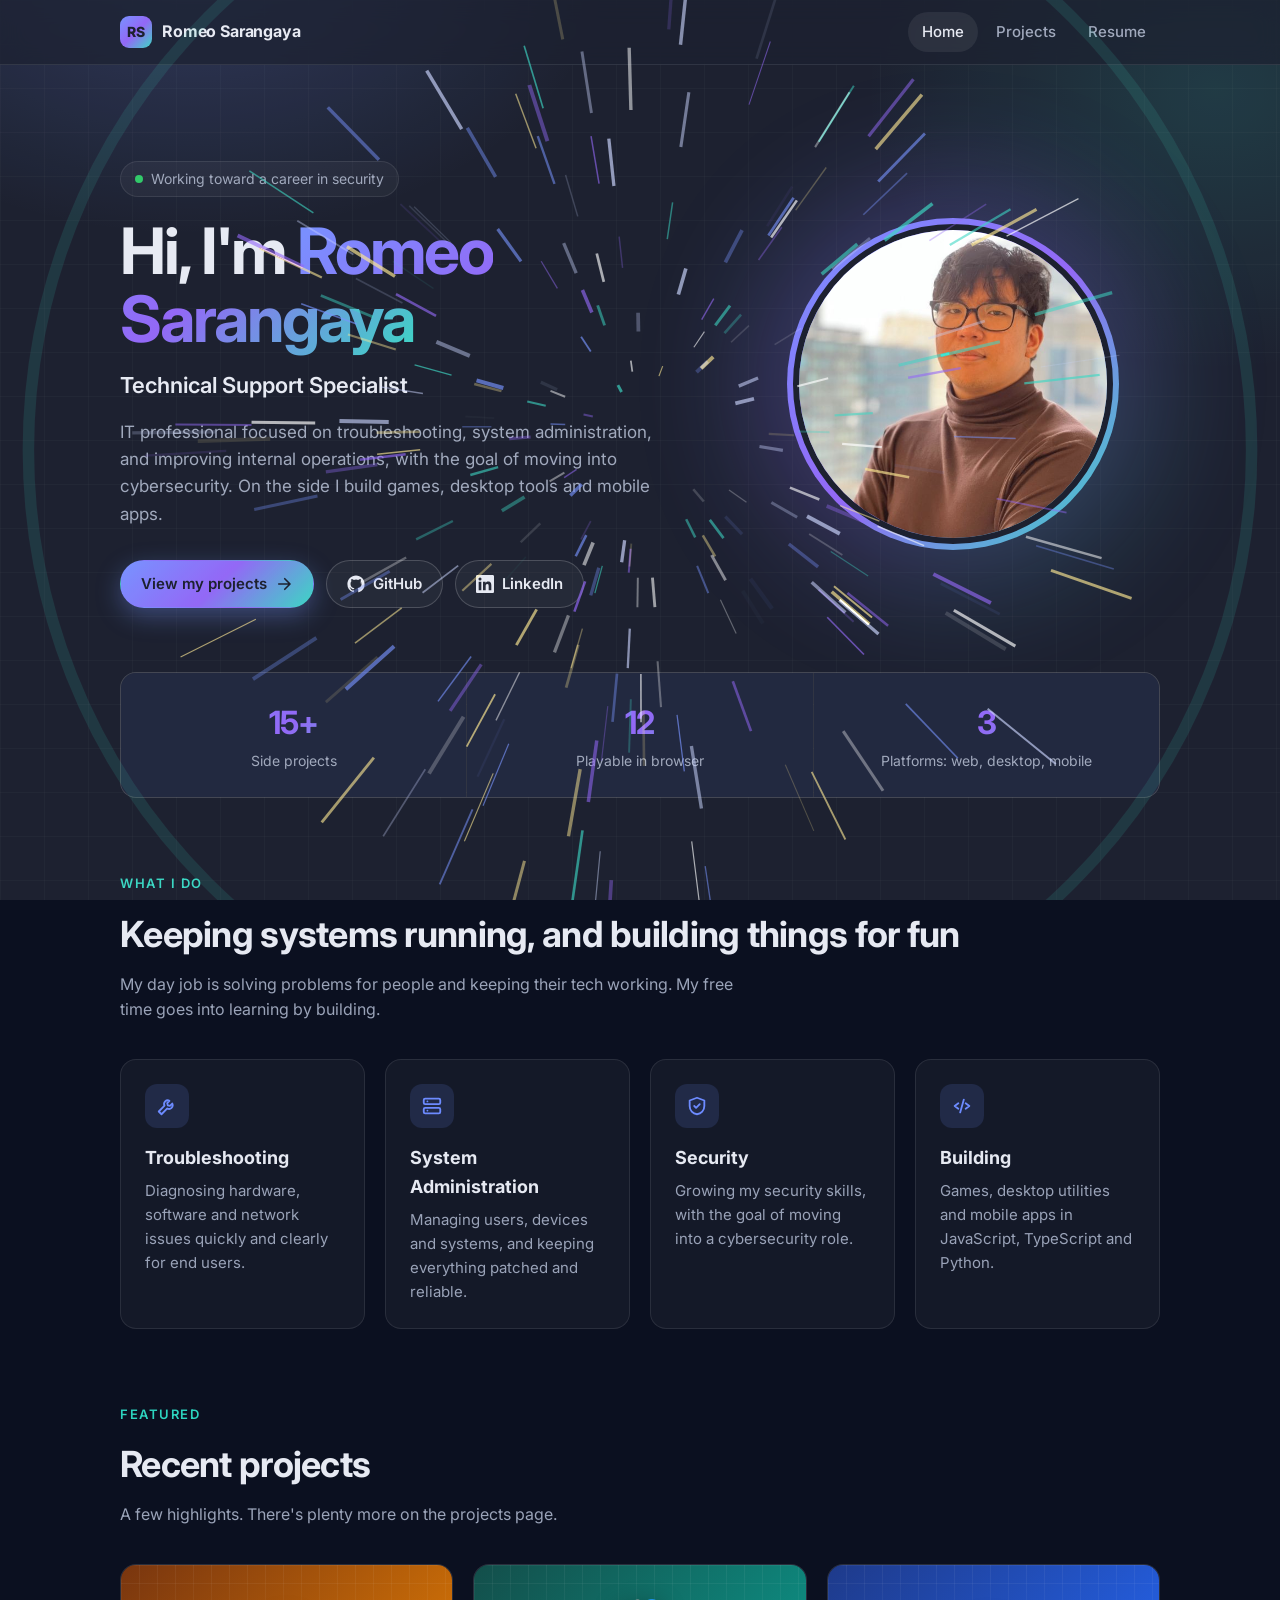
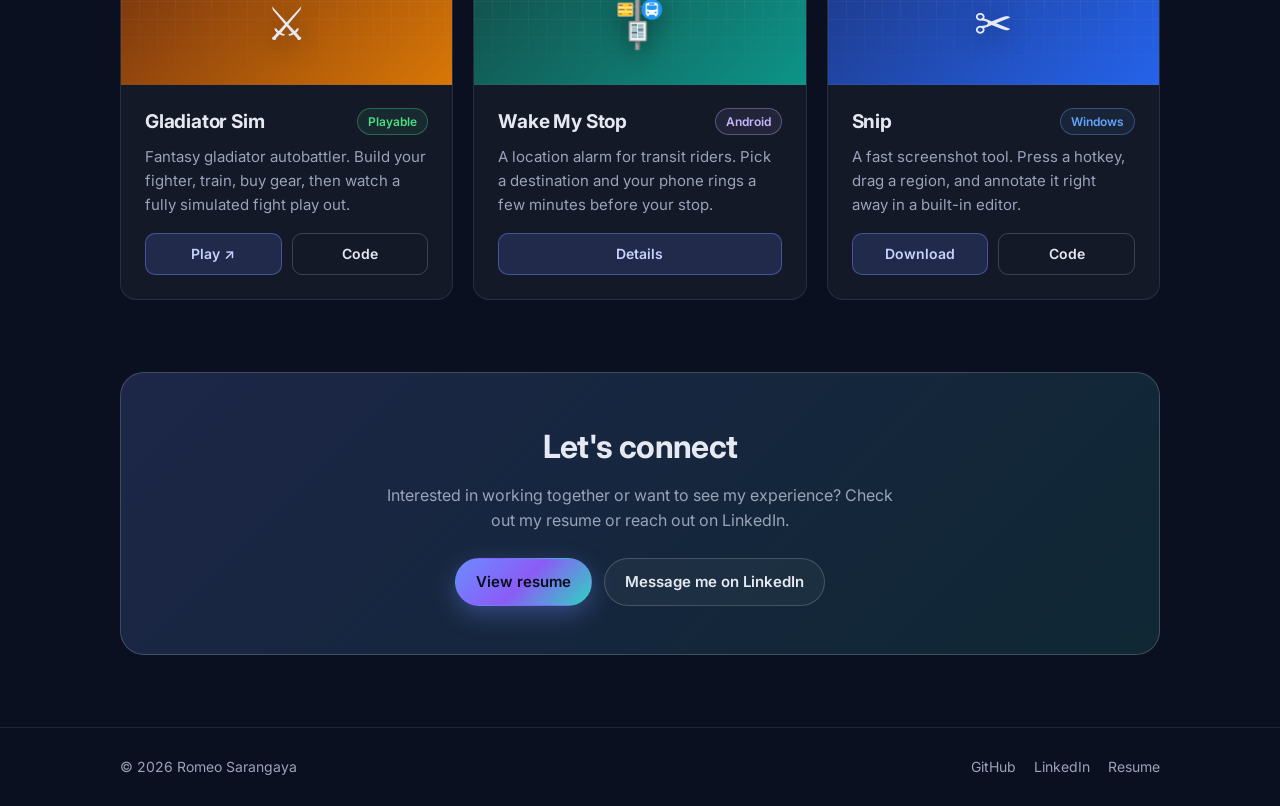
<file: index.html>
<!DOCTYPE html>
<html lang="en">
<head>
  <meta charset="UTF-8" />
  <meta name="viewport" content="width=device-width, initial-scale=1.0" />
  <title>Romeo Sarangaya | Technical Support Specialist</title>
  <meta name="description" content="Romeo Sarangaya — Technical Support Specialist focused on troubleshooting, system administration and security. Side projects, games and tools." />
  <meta property="og:title" content="Romeo Sarangaya | Portfolio" />
  <meta property="og:description" content="Technical Support Specialist. Troubleshooting, system administration, security — plus games and tools I build on the side." />
  <meta property="og:image" content="RomeoDP.jpg" />
  <meta name="theme-color" content="#0b1020" />
  <link rel="preconnect" href="https://fonts.googleapis.com" />
  <link rel="preconnect" href="https://fonts.gstatic.com" crossorigin />
  <link href="https://fonts.googleapis.com/css2?family=Inter:wght@400;500;600;700;800&display=swap" rel="stylesheet" />
  <link rel="stylesheet" href="styles.css" />
  <script>try{if(window.self===window.top&&!matchMedia('(prefers-reduced-motion: reduce)').matches){var c=document.documentElement.classList;if(/\/(projects|resume)(\.html)?$/.test(location.pathname)&&sessionStorage.getItem('rs-nav')!=='1')c.add('arrive-pending');else if(sessionStorage.getItem('rs-nav')!=='1'&&!sessionStorage.getItem('rs-intro'))c.add('intro-pending')}}catch(e){}</script>
</head>
<body>
  <header class="site-header">
    <nav class="container nav">
      <a class="brand" href="index.html"><span class="brand-mark">RS</span><span class="brand-name">Romeo Sarangaya</span></a>
      <div class="nav-links">
        <a href="index.html" aria-current="page">Home</a>
        <a href="projects.html">Projects</a>
        <a href="resume.html">Resume</a>
      </div>
    </nav>
  </header>

  <main class="container">
    <!-- Hero -->
    <section class="hero">
      <div>
        <div class="status-pill"><span class="status-dot"></span>Working toward a career in security</div>
        <h1>Hi, I'm <span class="gradient-text">Romeo Sarangaya</span></h1>
        <p class="role">Technical Support Specialist</p>
        <p class="lead">IT professional focused on troubleshooting, system administration, and improving internal operations, with the goal of moving into cybersecurity. On the side I build games, desktop tools and mobile apps.</p>
        <div class="hero-actions">
          <a class="btn btn-primary" href="projects.html">
            View my projects
            <svg viewBox="0 0 24 24" fill="none" stroke="currentColor" stroke-width="2.2" stroke-linecap="round" stroke-linejoin="round"><path d="M5 12h14M13 5l7 7-7 7"/></svg>
          </a>
          <a class="btn" href="https://github.com/rsarangaya/" target="_blank" rel="noopener">
            <svg viewBox="0 0 24 24" fill="currentColor"><path d="M12 .5C5.65.5.5 5.65.5 12a11.5 11.5 0 0 0 7.86 10.92c.58.1.79-.25.79-.56v-2c-3.2.7-3.87-1.37-3.87-1.37-.53-1.33-1.28-1.69-1.28-1.69-1.05-.72.08-.7.08-.7 1.16.08 1.77 1.19 1.77 1.19 1.03 1.77 2.7 1.26 3.36.96.1-.75.4-1.26.73-1.55-2.55-.29-5.24-1.28-5.24-5.69 0-1.26.45-2.29 1.19-3.1-.12-.29-.52-1.46.11-3.05 0 0 .97-.31 3.17 1.18a11 11 0 0 1 5.77 0c2.2-1.49 3.17-1.18 3.17-1.18.63 1.59.23 2.76.11 3.05.74.81 1.19 1.84 1.19 3.1 0 4.42-2.7 5.4-5.26 5.68.41.36.78 1.06.78 2.14v3.17c0 .31.21.67.8.56A11.5 11.5 0 0 0 23.5 12C23.5 5.65 18.35.5 12 .5Z"/></svg>
            GitHub
          </a>
          <a class="btn" href="https://www.linkedin.com/in/romeo-sarangaya/" target="_blank" rel="noopener">
            <svg viewBox="0 0 24 24" fill="currentColor"><path d="M20.45 20.45h-3.56v-5.57c0-1.33-.02-3.04-1.85-3.04-1.86 0-2.14 1.45-2.14 2.94v5.67H9.35V9h3.41v1.56h.05c.48-.9 1.64-1.85 3.37-1.85 3.6 0 4.27 2.37 4.27 5.46v6.28ZM5.34 7.43a2.06 2.06 0 1 1 0-4.13 2.06 2.06 0 0 1 0 4.13ZM7.12 20.45H3.56V9h3.56v11.45ZM22.22 0H1.77C.79 0 0 .77 0 1.73v20.54C0 23.23.79 24 1.77 24h20.45c.98 0 1.78-.77 1.78-1.73V1.73C24 .77 23.2 0 22.22 0Z"/></svg>
            LinkedIn
          </a>
        </div>
      </div>
      <div class="avatar-wrap">
        <img src="RomeoDP.jpg" alt="Portrait of Romeo Sarangaya" />
      </div>
    </section>

    <!-- Stats -->
    <section class="reveal">
      <div class="stats">
        <div class="stat"><strong class="gradient-text">15+</strong><span>Side projects</span></div>
        <div class="stat"><strong class="gradient-text">12</strong><span>Playable in browser</span></div>
        <div class="stat"><strong class="gradient-text">3</strong><span>Platforms: web, desktop, mobile</span></div>
      </div>
    </section>

    <!-- What I do -->
    <section class="section">
      <div class="section-head reveal">
        <span class="eyebrow">What I do</span>
        <h2>Keeping systems running, and building things for fun</h2>
        <p>My day job is solving problems for people and keeping their tech working. My free time goes into learning by building.</p>
      </div>
      <div class="grid grid-4">
        <div class="card skill-card reveal">
          <div class="icon-badge"><svg viewBox="0 0 24 24" fill="none" stroke="currentColor" stroke-width="2" stroke-linecap="round" stroke-linejoin="round"><path d="M14.7 6.3a4 4 0 0 0-5.4 5.4L3 18l3 3 6.3-6.3a4 4 0 0 0 5.4-5.4l-2.5 2.5-2.4-.6-.6-2.4 2.5-2.5Z"/></svg></div>
          <h3>Troubleshooting</h3>
          <p>Diagnosing hardware, software and network issues quickly and clearly for end users.</p>
        </div>
        <div class="card skill-card reveal">
          <div class="icon-badge"><svg viewBox="0 0 24 24" fill="none" stroke="currentColor" stroke-width="2" stroke-linecap="round" stroke-linejoin="round"><rect x="3" y="4" width="18" height="6" rx="1.5"/><rect x="3" y="14" width="18" height="6" rx="1.5"/><path d="M7 7h.01M7 17h.01"/></svg></div>
          <h3>System Administration</h3>
          <p>Managing users, devices and systems, and keeping everything patched and reliable.</p>
        </div>
        <div class="card skill-card reveal">
          <div class="icon-badge"><svg viewBox="0 0 24 24" fill="none" stroke="currentColor" stroke-width="2" stroke-linecap="round" stroke-linejoin="round"><path d="M12 3 4 6v6c0 5 3.5 8.5 8 9 4.5-.5 8-4 8-9V6l-8-3Z"/><path d="m9 12 2 2 4-4"/></svg></div>
          <h3>Security</h3>
          <p>Growing my security skills, with the goal of moving into a cybersecurity role.</p>
        </div>
        <div class="card skill-card reveal">
          <div class="icon-badge"><svg viewBox="0 0 24 24" fill="none" stroke="currentColor" stroke-width="2" stroke-linecap="round" stroke-linejoin="round"><path d="m8 9-4 3 4 3M16 9l4 3-4 3M14 5l-4 14"/></svg></div>
          <h3>Building</h3>
          <p>Games, desktop utilities and mobile apps in JavaScript, TypeScript and Python.</p>
        </div>
      </div>
    </section>

    <!-- Featured projects -->
    <section class="section" style="padding-top:0">
      <div class="section-head reveal">
        <span class="eyebrow">Featured</span>
        <h2>Recent projects</h2>
        <p>A few highlights. There's plenty more on the projects page.</p>
      </div>
      <div class="grid grid-3">
        <article class="card project-card reveal">
          <div class="project-banner b-amber"><span>⚔️</span></div>
          <div class="project-body">
            <div class="project-top"><h3>Gladiator Sim</h3><span class="badge live">Playable</span></div>
            <p class="desc">Fantasy gladiator autobattler. Build your fighter, train, buy gear, then watch a fully simulated fight play out.</p>
            <div class="project-links">
              <a class="primary" href="https://rsarangaya.github.io/gladiator-sim-test/" target="_blank" rel="noopener">Play ↗</a>
              <a href="https://github.com/rsarangaya/gladiator-sim-test" target="_blank" rel="noopener">Code</a>
            </div>
          </div>
        </article>
        <article class="card project-card reveal">
          <div class="project-banner b-teal"><span>🚏</span></div>
          <div class="project-body">
            <div class="project-top"><h3>Wake My Stop</h3><span class="badge priv">Android</span></div>
            <p class="desc">A location alarm for transit riders. Pick a destination and your phone rings a few minutes before your stop.</p>
            <div class="project-links"><a class="primary" href="projects.html#wake-my-stop">Details</a></div>
          </div>
        </article>
        <article class="card project-card reveal">
          <div class="project-banner b-blue"><span>✂️</span></div>
          <div class="project-body">
            <div class="project-top"><h3>Snip</h3><span class="badge dl">Windows</span></div>
            <p class="desc">A fast screenshot tool. Press a hotkey, drag a region, and annotate it right away in a built-in editor.</p>
            <div class="project-links">
              <a class="primary" href="https://github.com/rsarangaya/screenshot-tool/raw/main/dist/Snip.exe">Download</a>
              <a href="https://github.com/rsarangaya/screenshot-tool" target="_blank" rel="noopener">Code</a>
            </div>
          </div>
        </article>
      </div>
    </section>

    <!-- CTA -->
    <section class="cta reveal">
      <h2>Let's connect</h2>
      <p>Interested in working together or want to see my experience? Check out my resume or reach out on LinkedIn.</p>
      <div class="hero-actions">
        <a class="btn btn-primary" href="resume.html">View resume</a>
        <a class="btn" href="https://www.linkedin.com/in/romeo-sarangaya/" target="_blank" rel="noopener">Message me on LinkedIn</a>
      </div>
    </section>
  </main>

  <footer class="site-footer">
    <div class="container footer-inner">
      <span>© <span data-year>2026</span> Romeo Sarangaya</span>
      <div class="footer-links">
        <a href="https://github.com/rsarangaya/" target="_blank" rel="noopener">GitHub</a>
        <a href="https://www.linkedin.com/in/romeo-sarangaya/" target="_blank" rel="noopener">LinkedIn</a>
        <a href="resume.html">Resume</a>
      </div>
    </div>
  </footer>
  <script src="main.js"></script>
  <script src="fx.js"></script>
</body>
</html>
</file>
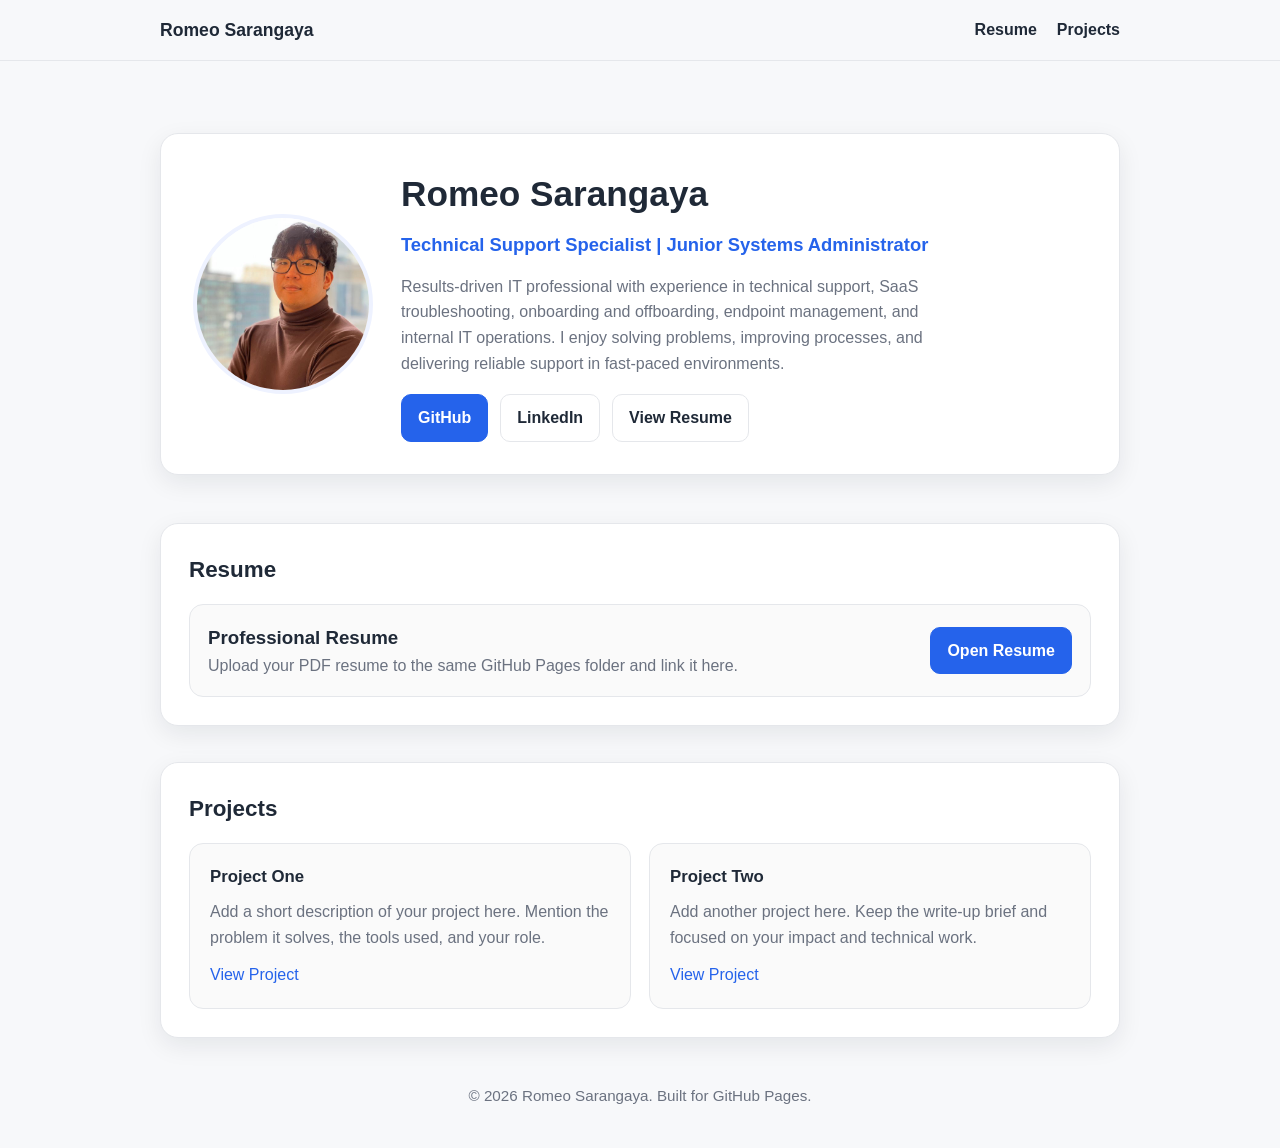
<file: portfolio_site_index.html>
<!DOCTYPE html>
<html lang="en">
<head>
  <meta charset="UTF-8" />
  <meta name="viewport" content="width=device-width, initial-scale=1.0" />
  <title>Romeo Sarangaya | Portfolio</title>
  <style>
    :root {
      --bg: #f7f8fa;
      --surface: #ffffff;
      --text: #1f2937;
      --muted: #6b7280;
      --accent: #2563eb;
      --border: #e5e7eb;
      --shadow: 0 8px 24px rgba(15, 23, 42, 0.08);
      --max-width: 960px;
    }

    * {
      box-sizing: border-box;
      margin: 0;
      padding: 0;
    }

    html {
      scroll-behavior: smooth;
    }

    body {
      font-family: Arial, Helvetica, sans-serif;
      background: var(--bg);
      color: var(--text);
      line-height: 1.6;
    }

    a {
      color: var(--accent);
      text-decoration: none;
    }

    a:hover {
      text-decoration: underline;
    }

    .container {
      width: min(92%, var(--max-width));
      margin: 0 auto;
    }

    header {
      position: sticky;
      top: 0;
      background: rgba(247, 248, 250, 0.95);
      backdrop-filter: blur(10px);
      border-bottom: 1px solid var(--border);
      z-index: 100;
    }

    .nav {
      display: flex;
      justify-content: space-between;
      align-items: center;
      padding: 16px 0;
    }

    .brand {
      font-size: 1.1rem;
      font-weight: 700;
      color: var(--text);
    }

    .nav-links {
      display: flex;
      gap: 20px;
      list-style: none;
    }

    .nav-links a {
      color: var(--text);
      font-weight: 600;
    }

    .hero {
      padding: 72px 0 48px;
    }

    .hero-card {
      background: var(--surface);
      border: 1px solid var(--border);
      border-radius: 18px;
      box-shadow: var(--shadow);
      padding: 32px;
      display: grid;
      grid-template-columns: 180px 1fr;
      gap: 28px;
      align-items: center;
    }

    .profile-pic {
      width: 180px;
      height: 180px;
      border-radius: 50%;
      object-fit: cover;
      border: 4px solid #eef2ff;
      background: #e5e7eb;
    }

    .hero h1 {
      font-size: 2.2rem;
      margin-bottom: 8px;
    }

    .hero h2 {
      font-size: 1.15rem;
      color: var(--accent);
      font-weight: 700;
      margin-bottom: 14px;
    }

    .hero p {
      color: var(--muted);
      max-width: 60ch;
      margin-bottom: 18px;
    }

    .button-row {
      display: flex;
      gap: 12px;
      flex-wrap: wrap;
    }

    .button {
      display: inline-block;
      padding: 10px 16px;
      border-radius: 10px;
      font-weight: 600;
      border: 1px solid var(--border);
      background: var(--surface);
      color: var(--text);
      transition: transform 0.15s ease, box-shadow 0.15s ease;
    }

    .button:hover {
      text-decoration: none;
      transform: translateY(-1px);
      box-shadow: 0 6px 16px rgba(37, 99, 235, 0.12);
    }

    .button.primary {
      background: var(--accent);
      color: white;
      border-color: var(--accent);
    }

    section {
      padding: 0 0 36px;
    }

    .section-card {
      background: var(--surface);
      border: 1px solid var(--border);
      border-radius: 18px;
      box-shadow: var(--shadow);
      padding: 28px;
    }

    .section-title {
      font-size: 1.4rem;
      margin-bottom: 16px;
    }

    .resume-box {
      display: flex;
      justify-content: space-between;
      gap: 16px;
      align-items: center;
      flex-wrap: wrap;
      padding: 18px;
      border: 1px solid var(--border);
      border-radius: 14px;
      background: #fafafa;
    }

    .resume-box p {
      color: var(--muted);
    }

    .projects-grid {
      display: grid;
      grid-template-columns: repeat(2, minmax(0, 1fr));
      gap: 18px;
    }

    .project-card {
      border: 1px solid var(--border);
      border-radius: 14px;
      padding: 20px;
      background: #fafafa;
    }

    .project-card h3 {
      margin-bottom: 8px;
      font-size: 1.05rem;
    }

    .project-card p {
      color: var(--muted);
      margin-bottom: 12px;
    }

    footer {
      padding: 10px 0 40px;
      color: var(--muted);
      text-align: center;
      font-size: 0.95rem;
    }

    @media (max-width: 760px) {
      .hero-card {
        grid-template-columns: 1fr;
        text-align: center;
      }

      .profile-pic {
        margin: 0 auto;
      }

      .button-row {
        justify-content: center;
      }

      .projects-grid {
        grid-template-columns: 1fr;
      }

      .nav {
        flex-direction: column;
        gap: 12px;
      }
    }
  </style>
</head>
<body>
  <header>
    <div class="container nav">
      <a class="brand" href="#top">Romeo Sarangaya</a>
      <ul class="nav-links">
        <li><a href="#resume">Resume</a></li>
        <li><a href="#projects">Projects</a></li>
      </ul>
    </div>
  </header>

  <main id="top" class="container">
    <section class="hero">
      <div class="hero-card">
        <img src="RomeoDP.jpg" alt="Professional headshot of Romeo Sarangaya" class="profile-pic" />

        <div>
          <h1>Romeo Sarangaya</h1>
          <h2>Technical Support Specialist | Junior Systems Administrator</h2>
          <p>
            Results-driven IT professional with experience in technical support, SaaS troubleshooting,
            onboarding and offboarding, endpoint management, and internal IT operations. I enjoy solving
            problems, improving processes, and delivering reliable support in fast-paced environments.
          </p>

          <div class="button-row">
            <a class="button primary" href="https://github.com/rsarangaya" target="_blank" rel="noopener noreferrer">GitHub</a>
            <a class="button" href="https://www.linkedin.com/in/romeo-sarangaya/" target="_blank" rel="noopener noreferrer">LinkedIn</a>
            <a class="button" href="#resume">View Resume</a>
          </div>
        </div>
      </div>
    </section>

    <section id="resume">
      <div class="section-card">
        <h2 class="section-title">Resume</h2>
        <div class="resume-box">
          <div>
            <h3>Professional Resume</h3>
            <p>Upload your PDF resume to the same GitHub Pages folder and link it here.</p>
          </div>
          <a class="button primary" href="romeosarangayaresume.pdf" target="_blank" rel="noopener noreferrer">Open Resume</a>
        </div>
      </div>
    </section>

    <section id="projects">
      <div class="section-card">
        <h2 class="section-title">Projects</h2>
        <div class="projects-grid">
          <article class="project-card">
            <h3>Project One</h3>
            <p>
              Add a short description of your project here. Mention the problem it solves, the tools used,
              and your role.
            </p>
            <a href="https://github.com/yourusername/project-one" target="_blank" rel="noopener noreferrer">View Project</a>
          </article>

          <article class="project-card">
            <h3>Project Two</h3>
            <p>
              Add another project here. Keep the write-up brief and focused on your impact and technical work.
            </p>
            <a href="https://github.com/yourusername/project-two" target="_blank" rel="noopener noreferrer">View Project</a>
          </article>
        </div>
      </div>
    </section>
  </main>

  <footer>
    <div class="container">
      <p>© 2026 Romeo Sarangaya. Built for GitHub Pages.</p>
    </div>
  </footer>
</body>
</html>
</file>
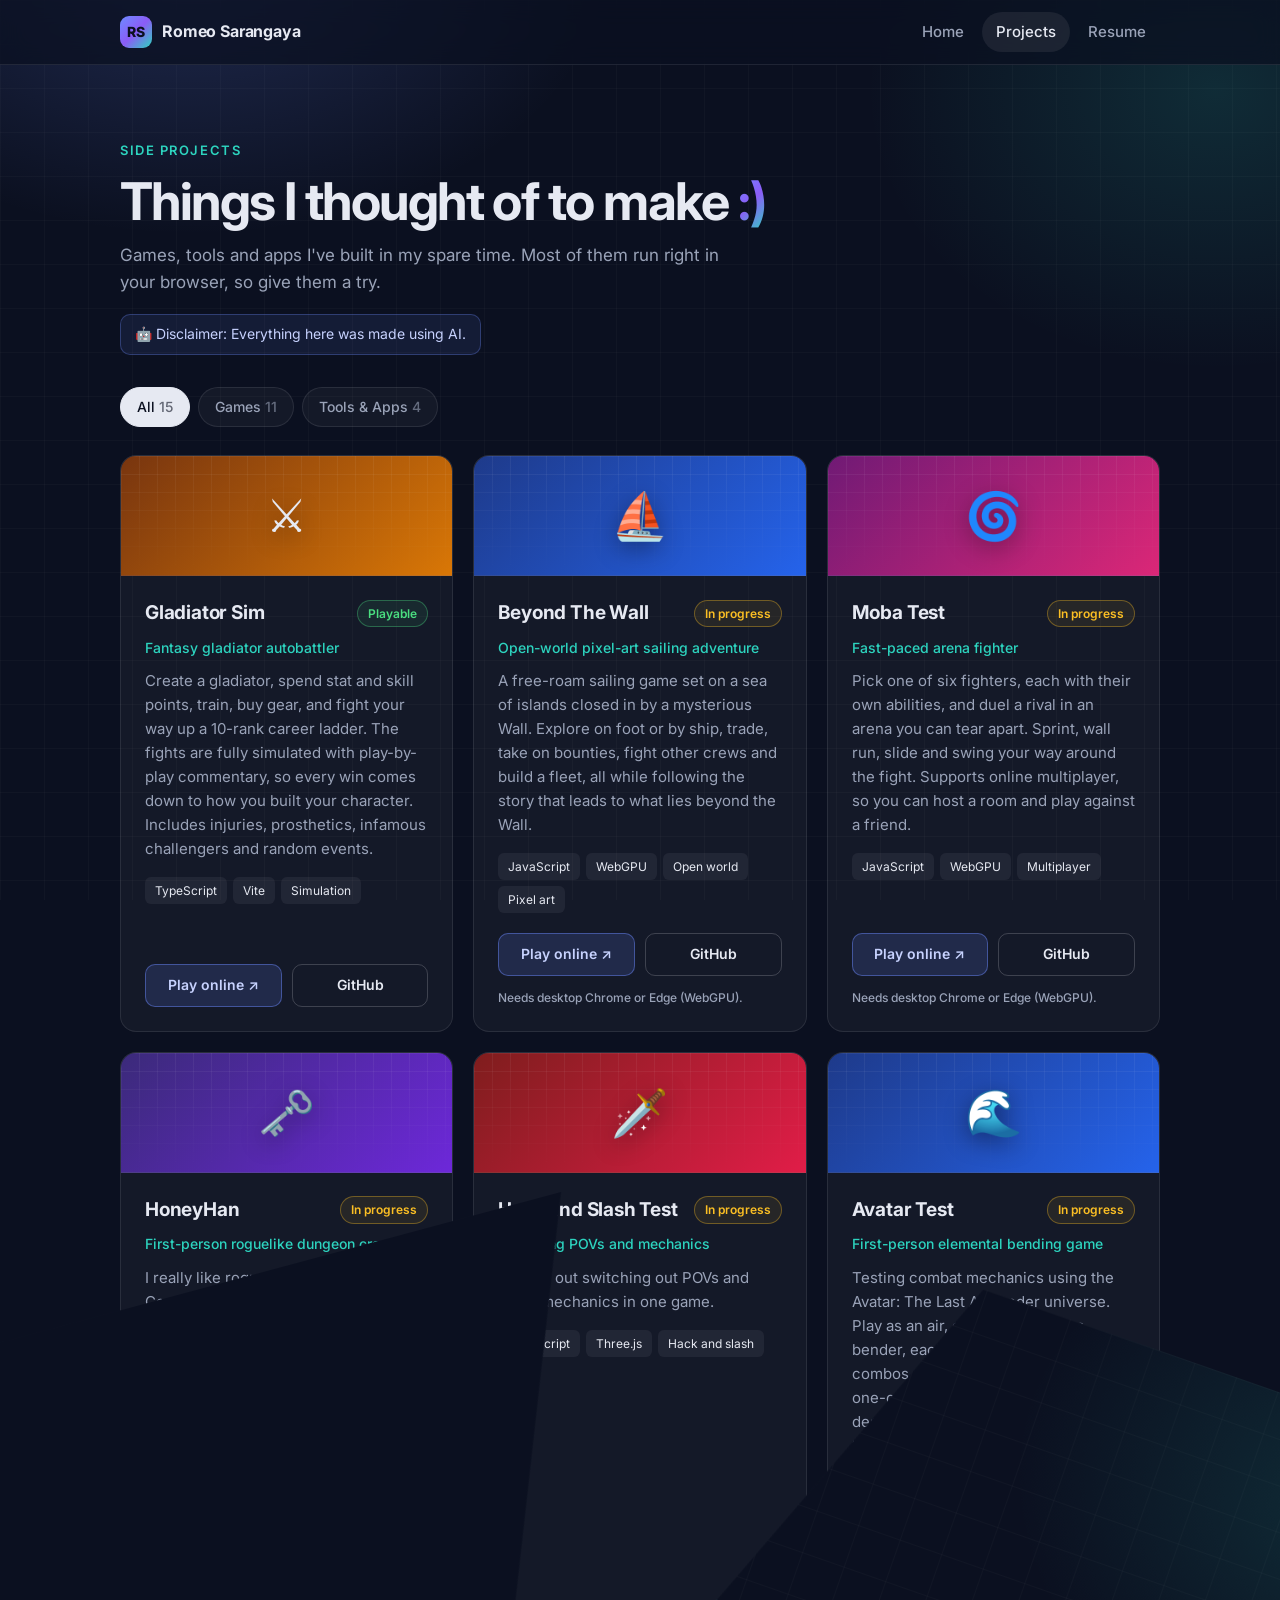
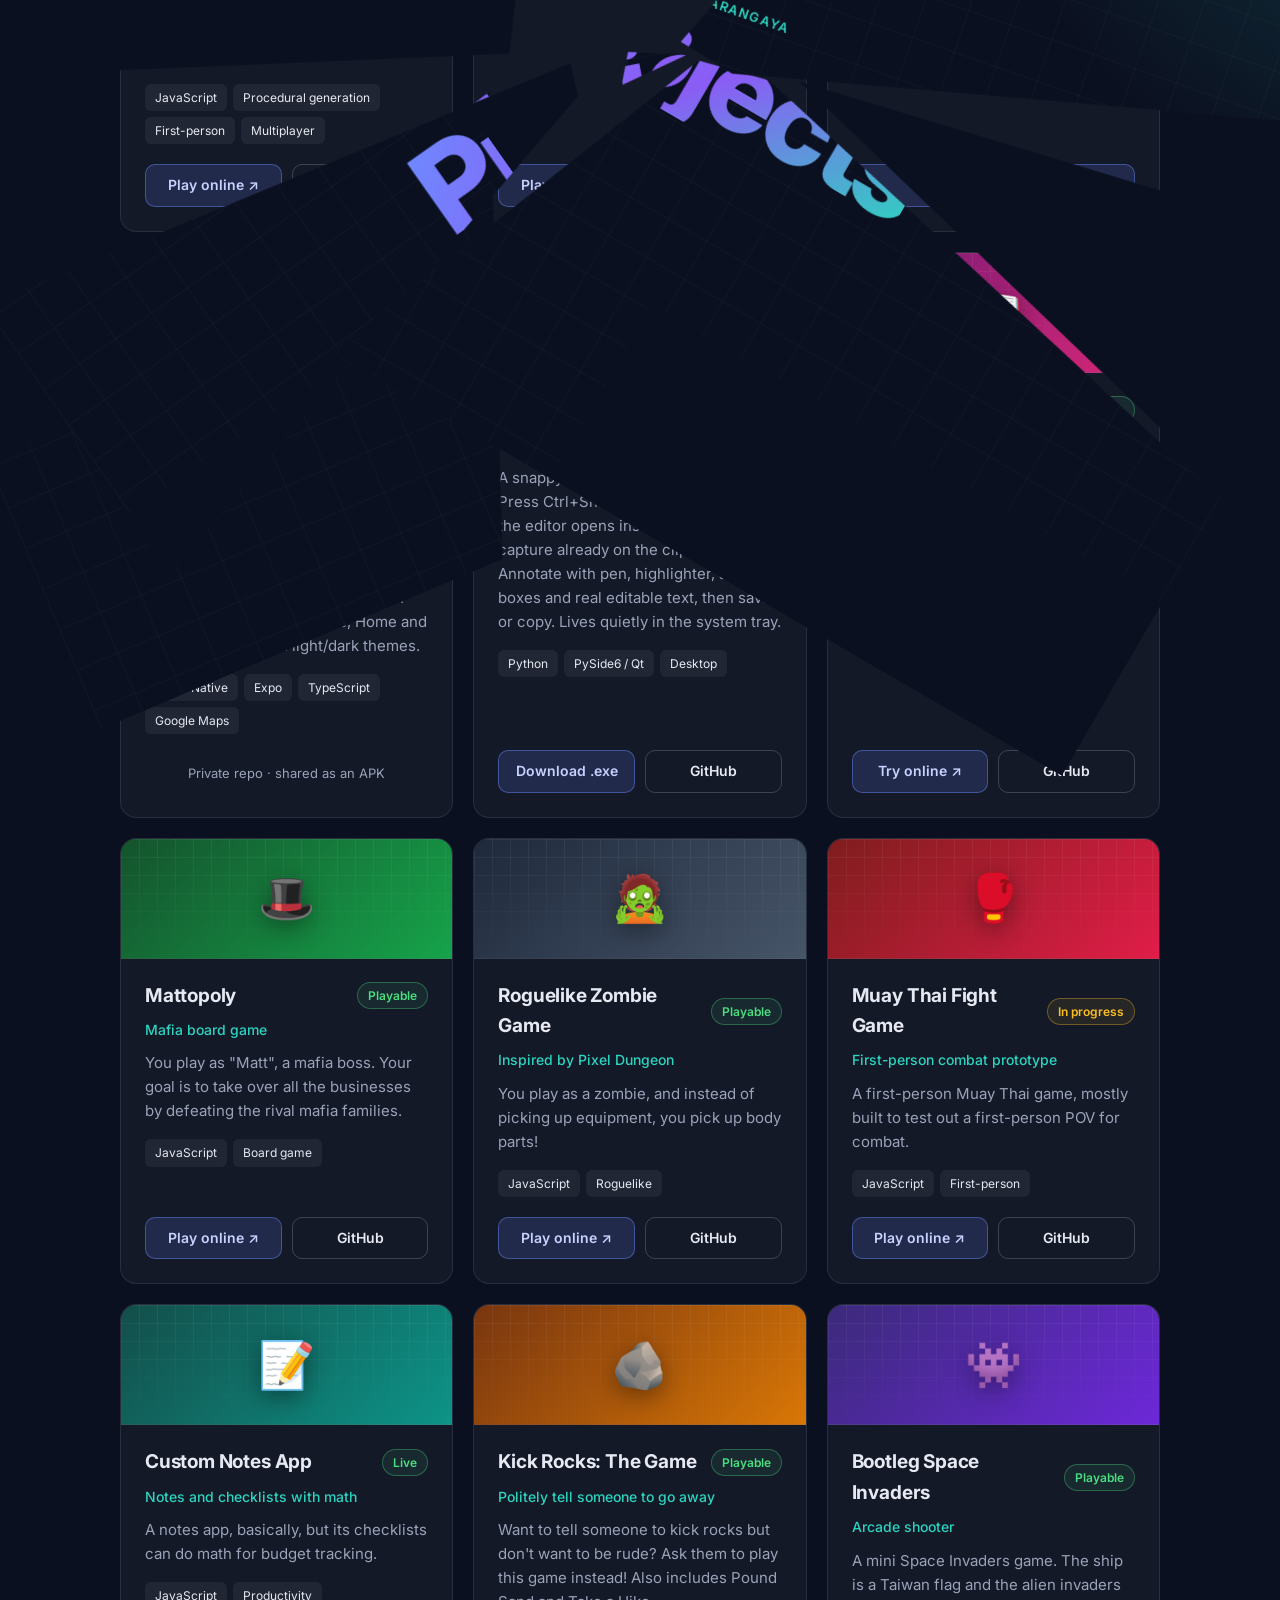
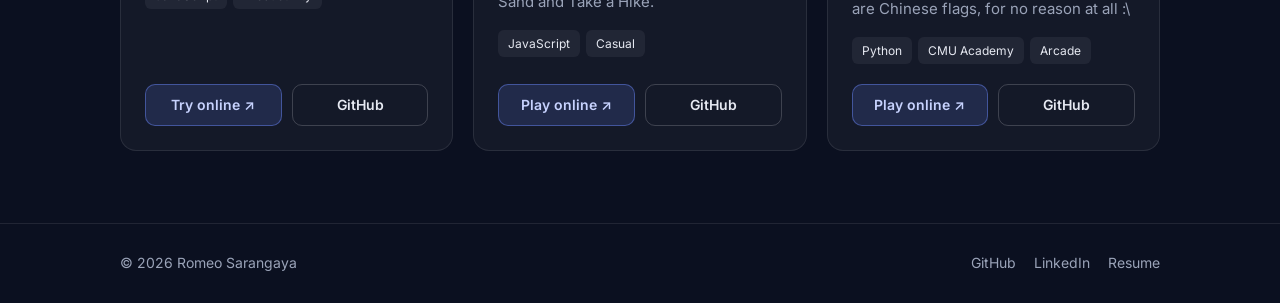
<file: projects.html>
<!DOCTYPE html>
<html lang="en">
<head>
  <meta charset="UTF-8">
  <meta name="viewport" content="width=device-width, initial-scale=1.0">
  <title>Projects | Romeo Sarangaya</title>
  <meta name="description" content="Games, tools and apps built by Romeo Sarangaya." />
  <meta name="theme-color" content="#0b1020" />
  <link rel="preconnect" href="https://fonts.googleapis.com" />
  <link rel="preconnect" href="https://fonts.gstatic.com" crossorigin />
  <link href="https://fonts.googleapis.com/css2?family=Inter:wght@400;500;600;700;800&display=swap" rel="stylesheet" />
  <link rel="stylesheet" href="styles.css" />
  <script>try{if(window.self===window.top&&!matchMedia('(prefers-reduced-motion: reduce)').matches){var c=document.documentElement.classList;if(/\/(projects|resume)(\.html)?$/.test(location.pathname)&&sessionStorage.getItem('rs-nav')!=='1')c.add('arrive-pending');else if(sessionStorage.getItem('rs-nav')!=='1'&&!sessionStorage.getItem('rs-intro'))c.add('intro-pending')}}catch(e){}</script>
</head>
<body>
  <header class="site-header">
    <nav class="container nav">
      <a class="brand" href="index.html"><span class="brand-mark">RS</span><span class="brand-name">Romeo Sarangaya</span></a>
      <div class="nav-links">
        <a href="index.html">Home</a>
        <a href="projects.html" aria-current="page">Projects</a>
        <a href="resume.html">Resume</a>
      </div>
    </nav>
  </header>

  <main class="container">
    <section class="page-header">
      <span class="eyebrow">Side projects</span>
      <h1>Things I thought of to make <span class="gradient-text">:)</span></h1>
      <p>Games, tools and apps I've built in my spare time. Most of them run right in your browser, so give them a try.</p>
      <div class="ai-note">🤖 Disclaimer: Everything here was made using AI.</div>
    </section>

    <div class="filters" role="group" aria-label="Filter projects">
      <button class="filter active" data-filter="all" aria-pressed="true">All</button>
      <button class="filter" data-filter="game" aria-pressed="false">Games</button>
      <button class="filter" data-filter="tool" aria-pressed="false">Tools &amp; Apps</button>
    </div>

    <div class="grid grid-3">

      <!-- Gladiator Sim -->
      <article class="card project-card" data-category="game" id="gladiator">
        <div class="project-banner b-amber"><span>⚔️</span></div>
        <div class="project-body">
          <div class="project-top"><h3>Gladiator Sim</h3><span class="badge live">Playable</span></div>
          <p class="project-subtitle">Fantasy gladiator autobattler</p>
          <p class="desc">Create a gladiator, spend stat and skill points, train, buy gear, and fight your way up a 10-rank career ladder. The fights are fully simulated with play-by-play commentary, so every win comes down to how you built your character. Includes injuries, prosthetics, infamous challengers and random events.</p>
          <div class="tags"><span class="tag">TypeScript</span><span class="tag">Vite</span><span class="tag">Simulation</span></div>
          <div class="project-links">
            <a class="primary" href="https://rsarangaya.github.io/gladiator-sim-test/" target="_blank" rel="noopener">Play online ↗</a>
            <a href="https://github.com/rsarangaya/gladiator-sim-test" target="_blank" rel="noopener">GitHub</a>
          </div>
        </div>
      </article>

      <!-- Beyond The Wall -->
      <article class="card project-card" data-category="game" id="beyond-the-wall">
        <div class="project-banner b-blue"><span>⛵</span></div>
        <div class="project-body">
          <div class="project-top"><h3>Beyond The Wall</h3><span class="badge wip">In progress</span></div>
          <p class="project-subtitle">Open-world pixel-art sailing adventure</p>
          <p class="desc">A free-roam sailing game set on a sea of islands closed in by a mysterious Wall. Explore on foot or by ship, trade, take on bounties, fight other crews and build a fleet, all while following the story that leads to what lies beyond the Wall.</p>
          <div class="tags"><span class="tag">JavaScript</span><span class="tag">WebGPU</span><span class="tag">Open world</span><span class="tag">Pixel art</span></div>
          <div class="project-links">
            <a class="primary" href="https://rsarangaya.github.io/openworldtest/" target="_blank" rel="noopener">Play online ↗</a>
            <a href="https://github.com/rsarangaya/openworldtest" target="_blank" rel="noopener">GitHub</a>
          </div>
          <p class="project-subtitle" style="margin:12px 0 0;font-size:12px;color:var(--muted)">Needs desktop Chrome or Edge (WebGPU).</p>
        </div>
      </article>

      <!-- Moba Test -->
      <article class="card project-card" data-category="game" id="moba-test">
        <div class="project-banner b-pink"><span>🌀</span></div>
        <div class="project-body">
          <div class="project-top"><h3>Moba Test</h3><span class="badge wip">In progress</span></div>
          <p class="project-subtitle">Fast-paced arena fighter</p>
          <p class="desc">Pick one of six fighters, each with their own abilities, and duel a rival in an arena you can tear apart. Sprint, wall run, slide and swing your way around the fight. Supports online multiplayer, so you can host a room and play against a friend.</p>
          <div class="tags"><span class="tag">JavaScript</span><span class="tag">WebGPU</span><span class="tag">Multiplayer</span></div>
          <div class="project-links">
            <a class="primary" href="https://rsarangaya.github.io/ManeuverTest/" target="_blank" rel="noopener">Play online ↗</a>
            <a href="https://github.com/rsarangaya/ManeuverTest" target="_blank" rel="noopener">GitHub</a>
          </div>
          <p class="project-subtitle" style="margin:12px 0 0;font-size:12px;color:var(--muted)">Needs desktop Chrome or Edge (WebGPU).</p>
        </div>
      </article>

      <!-- HoneyHan -->
      <article class="card project-card" data-category="game" id="honeyhan">
        <div class="project-banner b-violet"><span>🗝️</span></div>
        <div class="project-body">
          <div class="project-top"><h3>HoneyHan</h3><span class="badge wip">In progress</span></div>
          <p class="project-subtitle">First-person roguelike dungeon crawler</p>
          <p class="desc">I really like roguelikes, leave me alone. Combines mechanics from the Muay Thai Fight Game and the Roguelike Zombie Game. Now with multiplayer support, so you can crawl with friends. This will one day be a full game, maybe, perhaps. Plans:</p>
          <p class="nsfw-note">⚠️ NSFW warning: added some NSFW elements as a joke for friends, beware.</p>
          <ul>
            <li>5 stages, each with 5 floors</li>
            <li>Random theme per floor, procedurally generated layouts, enemies and loot</li>
            <li>Themed boss fight on the final floor of each stage</li>
            <li>The last stage and final boss are always the same</li>
          </ul>
          <div class="tags"><span class="tag">JavaScript</span><span class="tag">Procedural generation</span><span class="tag">First-person</span><span class="tag">Multiplayer</span></div>
          <div class="project-links">
            <a class="primary" href="https://rsarangaya.github.io/HoneyHan" target="_blank" rel="noopener">Play online ↗</a>
            <a href="https://github.com/rsarangaya/HoneyHan" target="_blank" rel="noopener">GitHub</a>
          </div>
        </div>
      </article>

      <!-- Hack and Slash Test -->
      <article class="card project-card" data-category="game" id="hack-and-slash">
        <div class="project-banner b-rose"><span>🗡️</span></div>
        <div class="project-body">
          <div class="project-top"><h3>Hack and Slash Test</h3><span class="badge wip">In progress</span></div>
          <p class="project-subtitle">Switching POVs and mechanics</p>
          <p class="desc">Testing out switching out POVs and game mechanics in one game.</p>
          <div class="tags"><span class="tag">JavaScript</span><span class="tag">Three.js</span><span class="tag">Hack and slash</span></div>
          <div class="project-links">
            <a class="primary" href="https://rsarangaya.github.io/MultiTest/" target="_blank" rel="noopener">Play online ↗</a>
            <a href="https://github.com/rsarangaya/MultiTest" target="_blank" rel="noopener">GitHub</a>
          </div>
        </div>
      </article>

      <!-- Avatar Test -->
      <article class="card project-card" data-category="game" id="avatar-test">
        <div class="project-banner b-blue"><span>🌊</span></div>
        <div class="project-body">
          <div class="project-top"><h3>Avatar Test</h3><span class="badge wip">In progress</span></div>
          <p class="project-subtitle">First-person elemental bending game</p>
          <p class="desc">Testing combat mechanics using the Avatar: The Last Airbender universe. Play as an air, earth, water or fire bender, each with its own moves, combos and ultimates. Fight bots or a one-on-one duel on a 400 m map with destructible terrain that heals over time.</p>
          <div class="tags"><span class="tag">Godot 4</span><span class="tag">GDScript</span><span class="tag">Windows</span><span class="tag">First-person</span></div>
          <div class="project-links">
            <a class="primary" href="https://github.com/rsarangaya/AvatarTest" target="_blank" rel="noopener">View on GitHub ↗</a>
          </div>
        </div>
      </article>

      <!-- Wake My Stop -->
      <article class="card project-card" data-category="tool" id="wake-my-stop">
        <div class="project-banner b-teal"><span>🚏</span></div>
        <div class="project-body">
          <div class="project-top"><h3>Wake My Stop</h3><span class="badge priv">Android app</span></div>
          <p class="project-subtitle">Location alarm for transit riders</p>
          <p class="desc">Never miss your stop again. Pick any destination on a map, compare transit or driving routes, then start a trip. Your phone rings when you're a few minutes, a set distance, or a number of stops away, using GPS together with live ETAs. Favorites, recents, Home and Work shortcuts, and light/dark themes.</p>
          <div class="tags"><span class="tag">React Native</span><span class="tag">Expo</span><span class="tag">TypeScript</span><span class="tag">Google Maps</span></div>
          <div class="project-links">
            <span class="note">Private repo · shared as an APK</span>
          </div>
        </div>
      </article>

      <!-- Snip -->
      <article class="card project-card" data-category="tool" id="snip">
        <div class="project-banner b-blue"><span>✂️</span></div>
        <div class="project-body">
          <div class="project-top"><h3>Snip</h3><span class="badge dl">Windows</span></div>
          <p class="project-subtitle">Screenshot tool</p>
          <p class="desc">A snappy screenshot tool for Windows. Press Ctrl+Shift+S, drag a region, and the editor opens instantly with your capture already on the clipboard. Annotate with pen, highlighter, arrows, boxes and real editable text, then save or copy. Lives quietly in the system tray.</p>
          <div class="tags"><span class="tag">Python</span><span class="tag">PySide6 / Qt</span><span class="tag">Desktop</span></div>
          <div class="project-links">
            <a class="primary" href="https://github.com/rsarangaya/screenshot-tool/raw/main/dist/Snip.exe">Download .exe</a>
            <a href="https://github.com/rsarangaya/screenshot-tool" target="_blank" rel="noopener">GitHub</a>
          </div>
        </div>
      </article>

      <!-- CYOA.C -->
      <article class="card project-card" data-category="tool" id="cyoa">
        <div class="project-banner b-pink"><span>📖</span></div>
        <div class="project-body">
          <div class="project-top"><h3>CYOA.C</h3><span class="badge live">Live</span></div>
          <p class="project-subtitle">Create Your Own Adventure Creator</p>
          <p class="desc">A text-based create-your-own-adventure creator. Write a story with branching storylines, choices, whatever you want! Also a work in progress toward a full text-based RPG creator.</p>
          <div class="tags"><span class="tag">JavaScript</span><span class="tag">Interactive fiction</span></div>
          <div class="project-links">
            <a class="primary" href="https://rsarangaya.github.io/CYOA.C" target="_blank" rel="noopener">Try online ↗</a>
            <a href="https://github.com/rsarangaya/CYOA.C" target="_blank" rel="noopener">GitHub</a>
          </div>
        </div>
      </article>

      <!-- Mattopoly -->
      <article class="card project-card" data-category="game" id="mattopoly">
        <div class="project-banner b-green"><span>🎩</span></div>
        <div class="project-body">
          <div class="project-top"><h3>Mattopoly</h3><span class="badge live">Playable</span></div>
          <p class="project-subtitle">Mafia board game</p>
          <p class="desc">You play as "Matt", a mafia boss. Your goal is to take over all the businesses by defeating the rival mafia families.</p>
          <div class="tags"><span class="tag">JavaScript</span><span class="tag">Board game</span></div>
          <div class="project-links">
            <a class="primary" href="https://rsarangaya.github.io/Mattopoly" target="_blank" rel="noopener">Play online ↗</a>
            <a href="https://github.com/rsarangaya/Mattopoly" target="_blank" rel="noopener">GitHub</a>
          </div>
        </div>
      </article>

      <!-- Roguelike Zombie -->
      <article class="card project-card" data-category="game" id="zombie">
        <div class="project-banner b-slate"><span>🧟</span></div>
        <div class="project-body">
          <div class="project-top"><h3>Roguelike Zombie Game</h3><span class="badge live">Playable</span></div>
          <p class="project-subtitle">Inspired by Pixel Dungeon</p>
          <p class="desc">You play as a zombie, and instead of picking up equipment, you pick up body parts!</p>
          <div class="tags"><span class="tag">JavaScript</span><span class="tag">Roguelike</span></div>
          <div class="project-links">
            <a class="primary" href="https://rsarangaya.github.io/Zombietest" target="_blank" rel="noopener">Play online ↗</a>
            <a href="https://github.com/rsarangaya/Zombietest" target="_blank" rel="noopener">GitHub</a>
          </div>
        </div>
      </article>

      <!-- Muay Thai -->
      <article class="card project-card" data-category="game" id="muay-thai">
        <div class="project-banner b-rose"><span>🥊</span></div>
        <div class="project-body">
          <div class="project-top"><h3>Muay Thai Fight Game</h3><span class="badge wip">In progress</span></div>
          <p class="project-subtitle">First-person combat prototype</p>
          <p class="desc">A first-person Muay Thai game, mostly built to test out a first-person POV for combat.</p>
          <div class="tags"><span class="tag">JavaScript</span><span class="tag">First-person</span></div>
          <div class="project-links">
            <a class="primary" href="https://rsarangaya.github.io/MuayThaiTest" target="_blank" rel="noopener">Play online ↗</a>
            <a href="https://github.com/rsarangaya/MuayThaiTest" target="_blank" rel="noopener">GitHub</a>
          </div>
        </div>
      </article>

      <!-- Custom Notes -->
      <article class="card project-card" data-category="tool" id="notes">
        <div class="project-banner b-teal"><span>📝</span></div>
        <div class="project-body">
          <div class="project-top"><h3>Custom Notes App</h3><span class="badge live">Live</span></div>
          <p class="project-subtitle">Notes and checklists with math</p>
          <p class="desc">A notes app, basically, but its checklists can do math for budget tracking.</p>
          <div class="tags"><span class="tag">JavaScript</span><span class="tag">Productivity</span></div>
          <div class="project-links">
            <a class="primary" href="https://rsarangaya.github.io/Custom-Notes-App/" target="_blank" rel="noopener">Try online ↗</a>
            <a href="https://github.com/rsarangaya/Custom-Notes-App" target="_blank" rel="noopener">GitHub</a>
          </div>
        </div>
      </article>

      <!-- Kick Rocks -->
      <article class="card project-card" data-category="game" id="kick-rocks">
        <div class="project-banner b-amber"><span>🪨</span></div>
        <div class="project-body">
          <div class="project-top"><h3>Kick Rocks: The Game</h3><span class="badge live">Playable</span></div>
          <p class="project-subtitle">Politely tell someone to go away</p>
          <p class="desc">Want to tell someone to kick rocks but don't want to be rude? Ask them to play this game instead! Also includes Pound Sand and Take a Hike.</p>
          <div class="tags"><span class="tag">JavaScript</span><span class="tag">Casual</span></div>
          <div class="project-links">
            <a class="primary" href="https://rsarangaya.github.io/Kick-Rocks-THE-GAME" target="_blank" rel="noopener">Play online ↗</a>
            <a href="https://github.com/rsarangaya/Kick-Rocks-THE-GAME" target="_blank" rel="noopener">GitHub</a>
          </div>
        </div>
      </article>

      <!-- Space Invaders -->
      <article class="card project-card" data-category="game" id="space-invaders">
        <div class="project-banner b-violet"><span>👾</span></div>
        <div class="project-body">
          <div class="project-top"><h3>Bootleg Space Invaders</h3><span class="badge live">Playable</span></div>
          <p class="project-subtitle">Arcade shooter</p>
          <p class="desc">A mini Space Invaders game. The ship is a Taiwan flag and the alien invaders are Chinese flags, for no reason at all :\</p>
          <div class="tags"><span class="tag">Python</span><span class="tag">CMU Academy</span><span class="tag">Arcade</span></div>
          <div class="project-links">
            <a class="primary" href="https://rsarangaya.github.io/SpaceInvadersBootleg" target="_blank" rel="noopener">Play online ↗</a>
            <a href="https://github.com/rsarangaya/SpaceInvadersBootleg" target="_blank" rel="noopener">GitHub</a>
          </div>
        </div>
      </article>

    </div>
  </main>

  <footer class="site-footer">
    <div class="container footer-inner">
      <span>© <span data-year>2026</span> Romeo Sarangaya</span>
      <div class="footer-links">
        <a href="https://github.com/rsarangaya/" target="_blank" rel="noopener">GitHub</a>
        <a href="https://www.linkedin.com/in/romeo-sarangaya/" target="_blank" rel="noopener">LinkedIn</a>
        <a href="resume.html">Resume</a>
      </div>
    </div>
  </footer>
  <script src="main.js"></script>
  <script src="fx.js"></script>
</body>
</html>
</file>
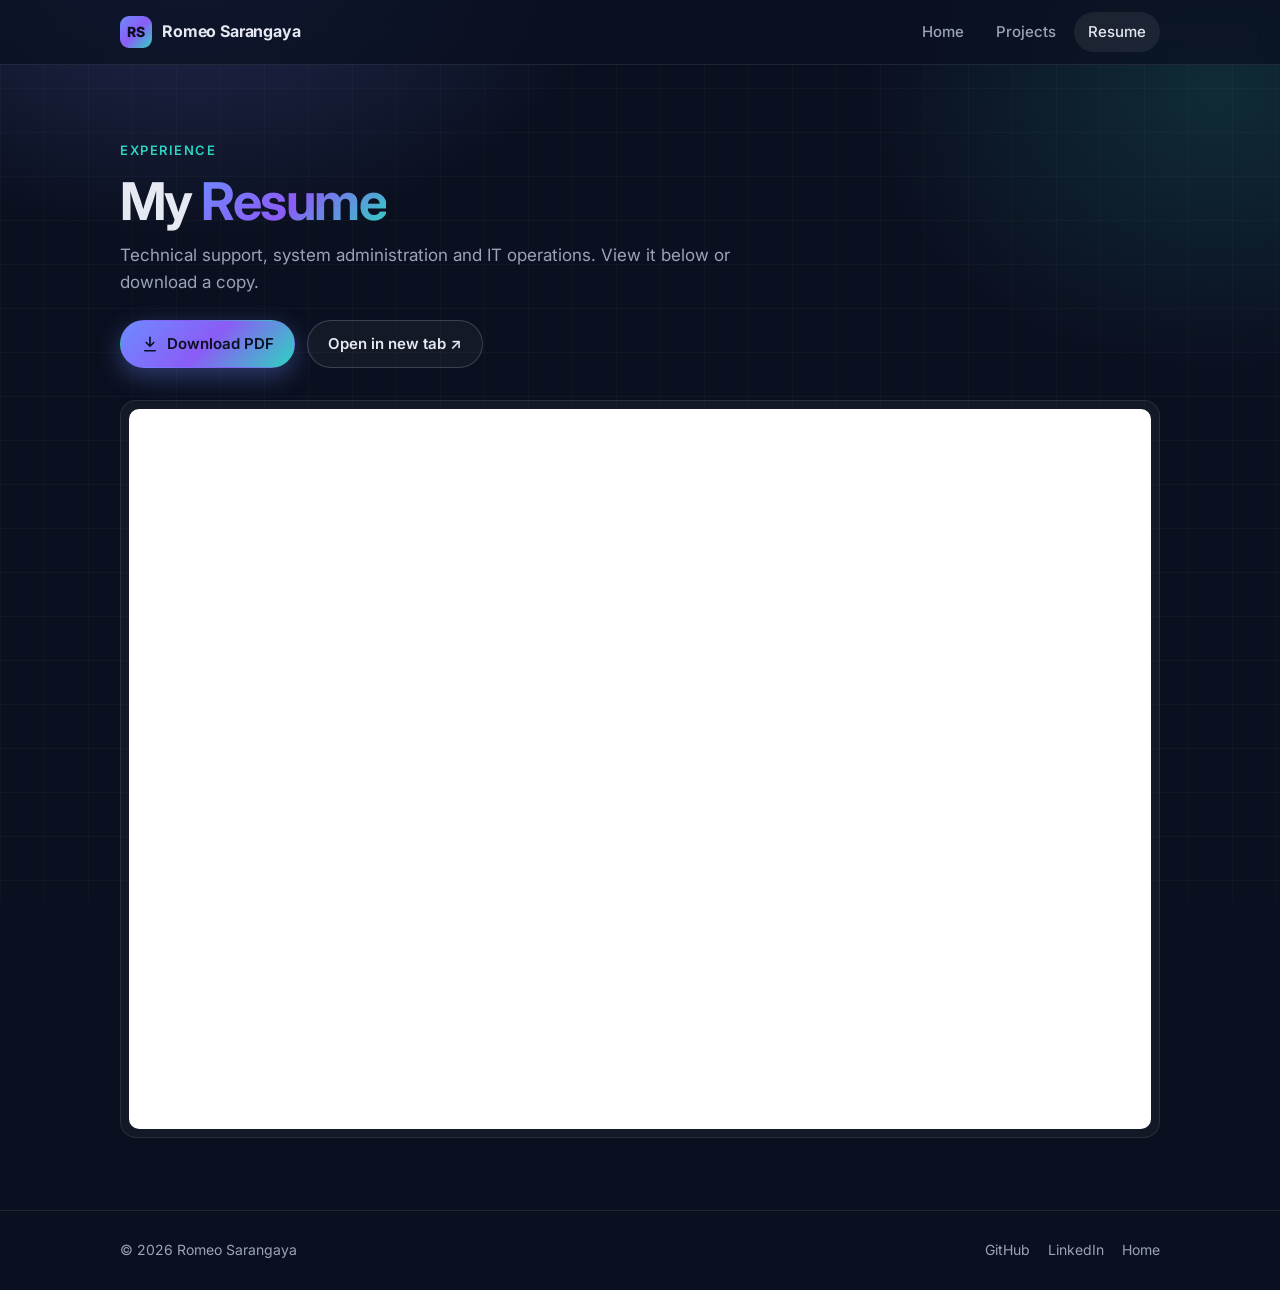
<file: resume.html>
<!DOCTYPE html>
<html lang="en">
<head>
  <meta charset="UTF-8">
  <meta name="viewport" content="width=device-width, initial-scale=1.0">
  <title>Resume | Romeo Sarangaya</title>
  <meta name="description" content="Resume of Romeo Sarangaya, Technical Support Specialist." />
  <meta name="theme-color" content="#0b1020" />
  <link rel="preconnect" href="https://fonts.googleapis.com" />
  <link rel="preconnect" href="https://fonts.gstatic.com" crossorigin />
  <link href="https://fonts.googleapis.com/css2?family=Inter:wght@400;500;600;700;800&display=swap" rel="stylesheet" />
  <link rel="stylesheet" href="styles.css" />
  <script>try{if(window.self===window.top&&!matchMedia('(prefers-reduced-motion: reduce)').matches){var c=document.documentElement.classList;if(/\/(projects|resume)(\.html)?$/.test(location.pathname)&&sessionStorage.getItem('rs-nav')!=='1')c.add('arrive-pending');else if(sessionStorage.getItem('rs-nav')!=='1'&&!sessionStorage.getItem('rs-intro'))c.add('intro-pending')}}catch(e){}</script>
</head>
<body>
  <header class="site-header">
    <nav class="container nav">
      <a class="brand" href="index.html"><span class="brand-mark">RS</span><span class="brand-name">Romeo Sarangaya</span></a>
      <div class="nav-links">
        <a href="index.html">Home</a>
        <a href="projects.html">Projects</a>
        <a href="resume.html" aria-current="page">Resume</a>
      </div>
    </nav>
  </header>

  <main class="container">
    <section class="page-header">
      <span class="eyebrow">Experience</span>
      <h1>My <span class="gradient-text">Resume</span></h1>
      <p>Technical support, system administration and IT operations. View it below or download a copy.</p>
      <div class="resume-actions">
        <a class="btn btn-primary" href="RomeoSarangayaResume.pdf" download>
          <svg viewBox="0 0 24 24" fill="none" stroke="currentColor" stroke-width="2.2" stroke-linecap="round" stroke-linejoin="round"><path d="M12 3v12M7 10l5 5 5-5M5 21h14"/></svg>
          Download PDF
        </a>
        <a class="btn" href="RomeoSarangayaResume.pdf" target="_blank" rel="noopener">Open in new tab ↗</a>
      </div>
    </section>

    <div class="card resume-frame">
      <iframe src="RomeoSarangayaResume.pdf" title="Romeo Sarangaya Resume"></iframe>
    </div>
  </main>

  <footer class="site-footer">
    <div class="container footer-inner">
      <span>© <span data-year>2026</span> Romeo Sarangaya</span>
      <div class="footer-links">
        <a href="https://github.com/rsarangaya/" target="_blank" rel="noopener">GitHub</a>
        <a href="https://www.linkedin.com/in/romeo-sarangaya/" target="_blank" rel="noopener">LinkedIn</a>
        <a href="index.html">Home</a>
      </div>
    </div>
  </footer>
  <script src="main.js"></script>
  <script src="fx.js"></script>
</body>
</html>
</file>
<file: styles.css>
/* ===== Shared styles for rsarangaya.github.io ===== */
:root {
  --bg: #0b1020;
  --bg-2: #111831;
  --surface: rgba(255, 255, 255, 0.04);
  --surface-hover: rgba(255, 255, 255, 0.07);
  --border: rgba(255, 255, 255, 0.09);
  --border-strong: rgba(255, 255, 255, 0.18);
  --text: #e6e9f2;
  --muted: #9aa3b8;
  --accent: #6d8bff;
  --accent-2: #2dd4bf;
  --grad: linear-gradient(135deg, #6d8bff 0%, #8b5cf6 50%, #2dd4bf 100%);
  --radius: 16px;
  --shadow: 0 10px 30px rgba(0, 0, 0, 0.35);
}

* { box-sizing: border-box; }
html { scroll-behavior: smooth; }

body {
  margin: 0;
  font-family: "Inter", system-ui, -apple-system, "Segoe UI", Roboto, sans-serif;
  background: var(--bg);
  color: var(--text);
  line-height: 1.6;
  -webkit-font-smoothing: antialiased;
  min-height: 100vh;
  display: flex;
  flex-direction: column;
  overflow-x: hidden;
}

/* Soft glow + grid backdrop */
body::before {
  content: "";
  position: fixed;
  inset: 0;
  z-index: -1;
  background:
    radial-gradient(600px 400px at 15% -5%, rgba(109, 139, 255, 0.22), transparent 70%),
    radial-gradient(500px 400px at 95% 10%, rgba(45, 212, 191, 0.14), transparent 70%),
    linear-gradient(rgba(255,255,255,0.025) 1px, transparent 1px) 0 0 / 44px 44px,
    linear-gradient(90deg, rgba(255,255,255,0.025) 1px, transparent 1px) 0 0 / 44px 44px,
    var(--bg);
}

a { color: inherit; }
img { max-width: 100%; display: block; }

.container { width: 100%; max-width: 1080px; margin: 0 auto; padding: 0 20px; }
main { flex: 1; }

/* ===== Nav ===== */
.site-header {
  position: sticky;
  top: 0;
  z-index: 50;
  backdrop-filter: blur(12px);
  -webkit-backdrop-filter: blur(12px);
  background: rgba(11, 16, 32, 0.72);
  border-bottom: 1px solid var(--border);
}
.nav { display: flex; align-items: center; justify-content: space-between; height: 64px; gap: 16px; }
.brand { display: flex; align-items: center; gap: 10px; text-decoration: none; font-weight: 700; letter-spacing: -0.01em; }
.brand-mark {
  width: 32px; height: 32px; border-radius: 9px;
  display: grid; place-items: center;
  background: var(--grad); color: #0b1020; font-weight: 800; font-size: 14px;
}
.nav-links { display: flex; gap: 4px; }
.nav-links a {
  text-decoration: none; color: var(--muted); font-weight: 500; font-size: 15px;
  padding: 8px 14px; border-radius: 999px; transition: color .2s, background .2s;
}
.nav-links a:hover { color: var(--text); background: var(--surface-hover); }
.nav-links a[aria-current="page"] { color: var(--text); background: var(--surface-hover); }

@media (max-width: 520px) {
  .brand-name { display: none; }
  .nav-links a { padding: 8px 10px; font-size: 14px; }
}

/* ===== Buttons ===== */
.btn {
  display: inline-flex; align-items: center; gap: 8px;
  padding: 11px 20px; border-radius: 999px;
  font-weight: 600; font-size: 15px; text-decoration: none;
  border: 1px solid var(--border-strong);
  background: var(--surface); color: var(--text);
  transition: transform .2s, background .2s, border-color .2s, box-shadow .2s;
}
.btn:hover { transform: translateY(-2px); background: var(--surface-hover); border-color: rgba(255,255,255,.3); }
.btn-primary { background: var(--grad); color: #0b1020; border-color: transparent; box-shadow: 0 8px 24px rgba(109, 139, 255, .35); }
.btn-primary:hover { background: var(--grad); box-shadow: 0 12px 30px rgba(109, 139, 255, .5); }
.btn svg { width: 18px; height: 18px; flex-shrink: 0; }

/* ===== Typography helpers ===== */
.eyebrow {
  display: inline-block; font-size: 13px; font-weight: 600; letter-spacing: .12em; text-transform: uppercase;
  color: var(--accent-2); margin-bottom: 12px;
}
.gradient-text { background: var(--grad); -webkit-background-clip: text; background-clip: text; color: transparent; }
.section { padding: 72px 0; }
.section-head { margin-bottom: 36px; }
.section-head h2 { font-size: clamp(26px, 4vw, 36px); margin: 0 0 8px; letter-spacing: -0.02em; }
.section-head p { color: var(--muted); margin: 0; max-width: 620px; }

/* ===== Hero ===== */
.hero { padding: 96px 0 64px; display: grid; grid-template-columns: 1.4fr 1fr; gap: 48px; align-items: center; }
.hero h1 { font-size: clamp(38px, 6vw, 64px); line-height: 1.05; letter-spacing: -0.035em; margin: 0 0 16px; }
.hero .role { font-size: clamp(18px, 2.4vw, 22px); color: var(--text); font-weight: 600; margin: 0 0 16px; }
.hero .lead { color: var(--muted); font-size: 17px; max-width: 540px; margin: 0 0 32px; }
.hero-actions { display: flex; flex-wrap: wrap; gap: 12px; }

.avatar-wrap { position: relative; justify-self: center; width: min(320px, 70vw); aspect-ratio: 1; }
.avatar-wrap::before {
  content: ""; position: absolute; inset: -6px; border-radius: 50%;
  background: var(--grad); filter: blur(0); animation: spin 10s linear infinite;
}
.avatar-wrap::after {
  content: ""; position: absolute; inset: -40px; border-radius: 50%;
  background: var(--grad); filter: blur(60px); opacity: .28; z-index: -1;
}
.avatar-wrap img { position: relative; width: 100%; height: 100%; object-fit: cover; border-radius: 50%; border: 6px solid var(--bg); }
@keyframes spin { to { transform: rotate(360deg); } }

.status-pill {
  display: inline-flex; align-items: center; gap: 8px; margin-bottom: 20px;
  padding: 6px 14px; border-radius: 999px; font-size: 14px; color: var(--muted);
  background: var(--surface); border: 1px solid var(--border);
}
.status-dot { width: 8px; height: 8px; border-radius: 50%; background: #22c55e; box-shadow: 0 0 0 0 rgba(34,197,94,.6); animation: pulse 2s infinite; }
@keyframes pulse { 70% { box-shadow: 0 0 0 8px rgba(34,197,94,0); } 100% { box-shadow: 0 0 0 0 rgba(34,197,94,0); } }

@media (max-width: 820px) {
  .hero { grid-template-columns: 1fr; padding-top: 56px; text-align: center; }
  .hero .lead { margin-left: auto; margin-right: auto; }
  .hero-actions { justify-content: center; }
  .avatar-wrap { order: -1; width: min(220px, 60vw); }
}

/* ===== Cards ===== */
.card {
  background: var(--surface);
  border: 1px solid var(--border);
  border-radius: var(--radius);
  padding: 24px;
  transition: transform .25s, border-color .25s, background .25s, box-shadow .25s;
}
.card:hover { transform: translateY(-4px); border-color: var(--border-strong); background: var(--surface-hover); box-shadow: var(--shadow); }

.grid { display: grid; gap: 20px; }
.grid-4 { grid-template-columns: repeat(auto-fit, minmax(220px, 1fr)); }
.grid-3 { grid-template-columns: repeat(auto-fill, minmax(300px, 1fr)); }
@media (max-width: 360px) { .grid-3 { grid-template-columns: 1fr; } }

.icon-badge {
  width: 44px; height: 44px; border-radius: 12px; display: grid; place-items: center;
  background: rgba(109, 139, 255, .14); color: var(--accent); margin-bottom: 16px;
}
.icon-badge svg { width: 22px; height: 22px; }
.skill-card h3 { margin: 0 0 6px; font-size: 18px; }
.skill-card p { margin: 0; color: var(--muted); font-size: 15px; }

/* ===== Stats strip ===== */
.stats { display: grid; grid-template-columns: repeat(3, 1fr); gap: 1px; background: var(--border); border: 1px solid var(--border); border-radius: var(--radius); overflow: hidden; }
.stat { background: var(--bg-2); padding: 24px; text-align: center; }
.stat strong { display: block; font-size: 32px; letter-spacing: -0.02em; }
.stat span { color: var(--muted); font-size: 14px; }
@media (max-width: 520px) { .stat { padding: 18px 8px; } .stat strong { font-size: 24px; } .stat span { font-size: 12px; } }

/* ===== Project cards ===== */
.project-card { display: flex; flex-direction: column; padding: 0; overflow: hidden; }
.project-banner {
  height: 120px; position: relative; display: grid; place-items: center; font-size: 46px;
  border-bottom: 1px solid var(--border);
}
.project-banner::after {
  content: ""; position: absolute; inset: 0;
  background: linear-gradient(rgba(255,255,255,0.06) 1px, transparent 1px) 0 0 / 18px 18px,
              linear-gradient(90deg, rgba(255,255,255,0.06) 1px, transparent 1px) 0 0 / 18px 18px;
  mask-image: linear-gradient(to bottom, #000, transparent);
  -webkit-mask-image: linear-gradient(to bottom, #000, transparent);
}
.project-banner span { position: relative; z-index: 1; filter: drop-shadow(0 6px 12px rgba(0,0,0,.4)); transition: transform .3s; }
.project-card:hover .project-banner span { transform: scale(1.12) rotate(-4deg); }
.b-violet { background: linear-gradient(135deg, #3b2a7a, #6d28d9); }
.b-blue   { background: linear-gradient(135deg, #1e3a8a, #2563eb); }
.b-teal   { background: linear-gradient(135deg, #134e4a, #0d9488); }
.b-rose   { background: linear-gradient(135deg, #7f1d1d, #e11d48); }
.b-amber  { background: linear-gradient(135deg, #78350f, #d97706); }
.b-green  { background: linear-gradient(135deg, #14532d, #16a34a); }
.b-slate  { background: linear-gradient(135deg, #1e293b, #475569); }
.b-pink   { background: linear-gradient(135deg, #701a75, #db2777); }

.project-body { padding: 22px 24px 24px; display: flex; flex-direction: column; flex: 1; }
.project-top { display: flex; align-items: center; justify-content: space-between; gap: 8px; margin-bottom: 8px; }
.project-body h3 { margin: 0; font-size: 19px; letter-spacing: -0.01em; }
.project-subtitle { color: var(--accent-2); font-size: 14px; font-weight: 500; margin: 0 0 10px; }
.project-body p.desc { color: var(--muted); font-size: 15px; margin: 0 0 16px; }
.nsfw-note {
  font-size: 13px; color: #fca5a5; margin: -6px 0 14px; padding: 8px 12px; border-radius: 8px;
  background: rgba(239, 68, 68, .1); border: 1px solid rgba(239, 68, 68, .3);
}
.project-body ul { color: var(--muted); font-size: 14px; margin: -6px 0 16px; padding-left: 18px; }

.badge {
  flex-shrink: 0; font-size: 12px; font-weight: 600; padding: 3px 10px; border-radius: 999px;
  border: 1px solid var(--border-strong); color: var(--muted); white-space: nowrap;
}
.badge.live { color: #4ade80; border-color: rgba(74, 222, 128, .35); background: rgba(74, 222, 128, .08); }
.badge.wip  { color: #fbbf24; border-color: rgba(251, 191, 36, .35); background: rgba(251, 191, 36, .08); }
.badge.dl   { color: #60a5fa; border-color: rgba(96, 165, 250, .35); background: rgba(96, 165, 250, .08); }
.badge.priv { color: #c4b5fd; border-color: rgba(196, 181, 253, .35); background: rgba(196, 181, 253, .08); }

.tags { display: flex; flex-wrap: wrap; gap: 6px; margin-bottom: 20px; }
.tag { font-size: 12px; padding: 4px 10px; border-radius: 6px; background: rgba(255,255,255,.06); color: var(--text); }

.project-links { margin-top: auto; display: flex; gap: 10px; flex-wrap: wrap; }
.project-links a {
  flex: 1; text-align: center; text-decoration: none; font-size: 14px; font-weight: 600;
  padding: 9px 12px; border-radius: 10px; border: 1px solid var(--border-strong); transition: background .2s, border-color .2s;
  display: inline-flex; align-items: center; justify-content: center; gap: 6px; white-space: nowrap;
}
.project-links a:hover { background: var(--surface-hover); border-color: rgba(255,255,255,.3); }
.project-links a.primary { background: rgba(109, 139, 255, .16); border-color: rgba(109, 139, 255, .45); color: #c7d2fe; }
.project-links a.primary:hover { background: rgba(109, 139, 255, .26); }
.project-links .note { flex: 1; text-align: center; font-size: 13px; color: var(--muted); padding: 9px 0; }

/* ===== Filters ===== */
.filters { display: flex; flex-wrap: wrap; gap: 8px; margin-bottom: 28px; }
.filter {
  font: inherit; font-size: 14px; font-weight: 500; cursor: pointer;
  padding: 8px 16px; border-radius: 999px; color: var(--muted);
  background: var(--surface); border: 1px solid var(--border);
  transition: all .2s;
}
.filter:hover { color: var(--text); border-color: var(--border-strong); }
.filter.active { color: #0b1020; background: var(--text); border-color: var(--text); }
.filter .count { opacity: .6; margin-left: 4px; }
.project-card.hidden { display: none; }

/* ===== Page header ===== */
.page-header { padding: 72px 0 32px; }
.page-header h1 { font-size: clamp(34px, 5vw, 52px); margin: 0 0 12px; letter-spacing: -0.03em; line-height: 1.1; }
.page-header p { color: var(--muted); font-size: 17px; margin: 0; max-width: 620px; }

/* ===== Resume ===== */
.resume-frame { padding: 8px; }
.resume-frame iframe { width: 100%; height: 80vh; min-height: 600px; border: 0; border-radius: 10px; background: #fff; display: block; }
.resume-actions { display: flex; flex-wrap: wrap; gap: 12px; margin-top: 24px; }

/* ===== CTA ===== */
.cta {
  text-align: center; padding: 48px 24px; border-radius: 24px; position: relative; overflow: hidden;
  background: linear-gradient(135deg, rgba(109,139,255,.18), rgba(45,212,191,.12));
  border: 1px solid var(--border-strong);
}
.cta h2 { margin: 0 0 10px; font-size: clamp(24px, 3.5vw, 32px); letter-spacing: -0.02em; }
.cta p { color: var(--muted); margin: 0 auto 24px; max-width: 520px; }
.cta .hero-actions { justify-content: center; }

/* ===== Footer ===== */
.site-footer { border-top: 1px solid var(--border); margin-top: 72px; }
.footer-inner { display: flex; justify-content: space-between; align-items: center; flex-wrap: wrap; gap: 16px; padding: 28px 20px; color: var(--muted); font-size: 14px; }
.footer-links { display: flex; gap: 18px; }
.footer-links a { text-decoration: none; color: var(--muted); transition: color .2s; }
.footer-links a:hover { color: var(--text); }

/* ===== Reveal on scroll ===== */
.reveal { opacity: 0; transform: translateY(16px); transition: opacity .6s ease, transform .6s ease; }
.reveal.in { opacity: 1; transform: none; }

@media (prefers-reduced-motion: reduce) {
  *, *::before, *::after { animation: none !important; transition: none !important; }
  .reveal { opacity: 1; transform: none; }
  html { scroll-behavior: auto; }
}

/* ===== Page effects (fx.js) ===== */
html.intro-pending body > *:not(.fx-layer),
html.arrive-pending body > *:not(.fx-layer) { visibility: hidden; }
html.intro-pending body { overflow: hidden; }
body.intro-pop > *:not(.fx-layer) { animation: introPop 1s cubic-bezier(.2,.8,.2,1); }
@keyframes introPop { from { transform: scale(1.08); filter: blur(6px) brightness(1.6); } to { transform: none; filter: none; } }
.fx-snap {
  background:
    radial-gradient(600px 400px at 15% -5%, rgba(109, 139, 255, 0.22), transparent 70%),
    radial-gradient(500px 400px at 95% 10%, rgba(45, 212, 191, 0.14), transparent 70%),
    linear-gradient(rgba(255,255,255,0.025) 1px, transparent 1px) 0 0 / 44px 44px,
    linear-gradient(90deg, rgba(255,255,255,0.025) 1px, transparent 1px) 0 0 / 44px 44px,
    var(--bg);
  background-attachment: fixed;
  display: flex; flex-direction: column;
}
.fx-snap > * { flex-shrink: 0; }
.fx-snap > main { flex: 1 0 auto; }

/* ===== AI disclaimer ===== */
.ai-note {
  display: inline-flex; align-items: center; gap: 8px; margin-top: 18px;
  font-size: 14px; color: #c7d2fe; padding: 8px 14px; border-radius: 10px;
  background: rgba(109, 139, 255, .1); border: 1px solid rgba(109, 139, 255, .3);
}
.fx-cover-title { font-size: clamp(48px, 11vw, 120px); font-weight: 800; letter-spacing: -0.04em; line-height: 1; }
</file>
